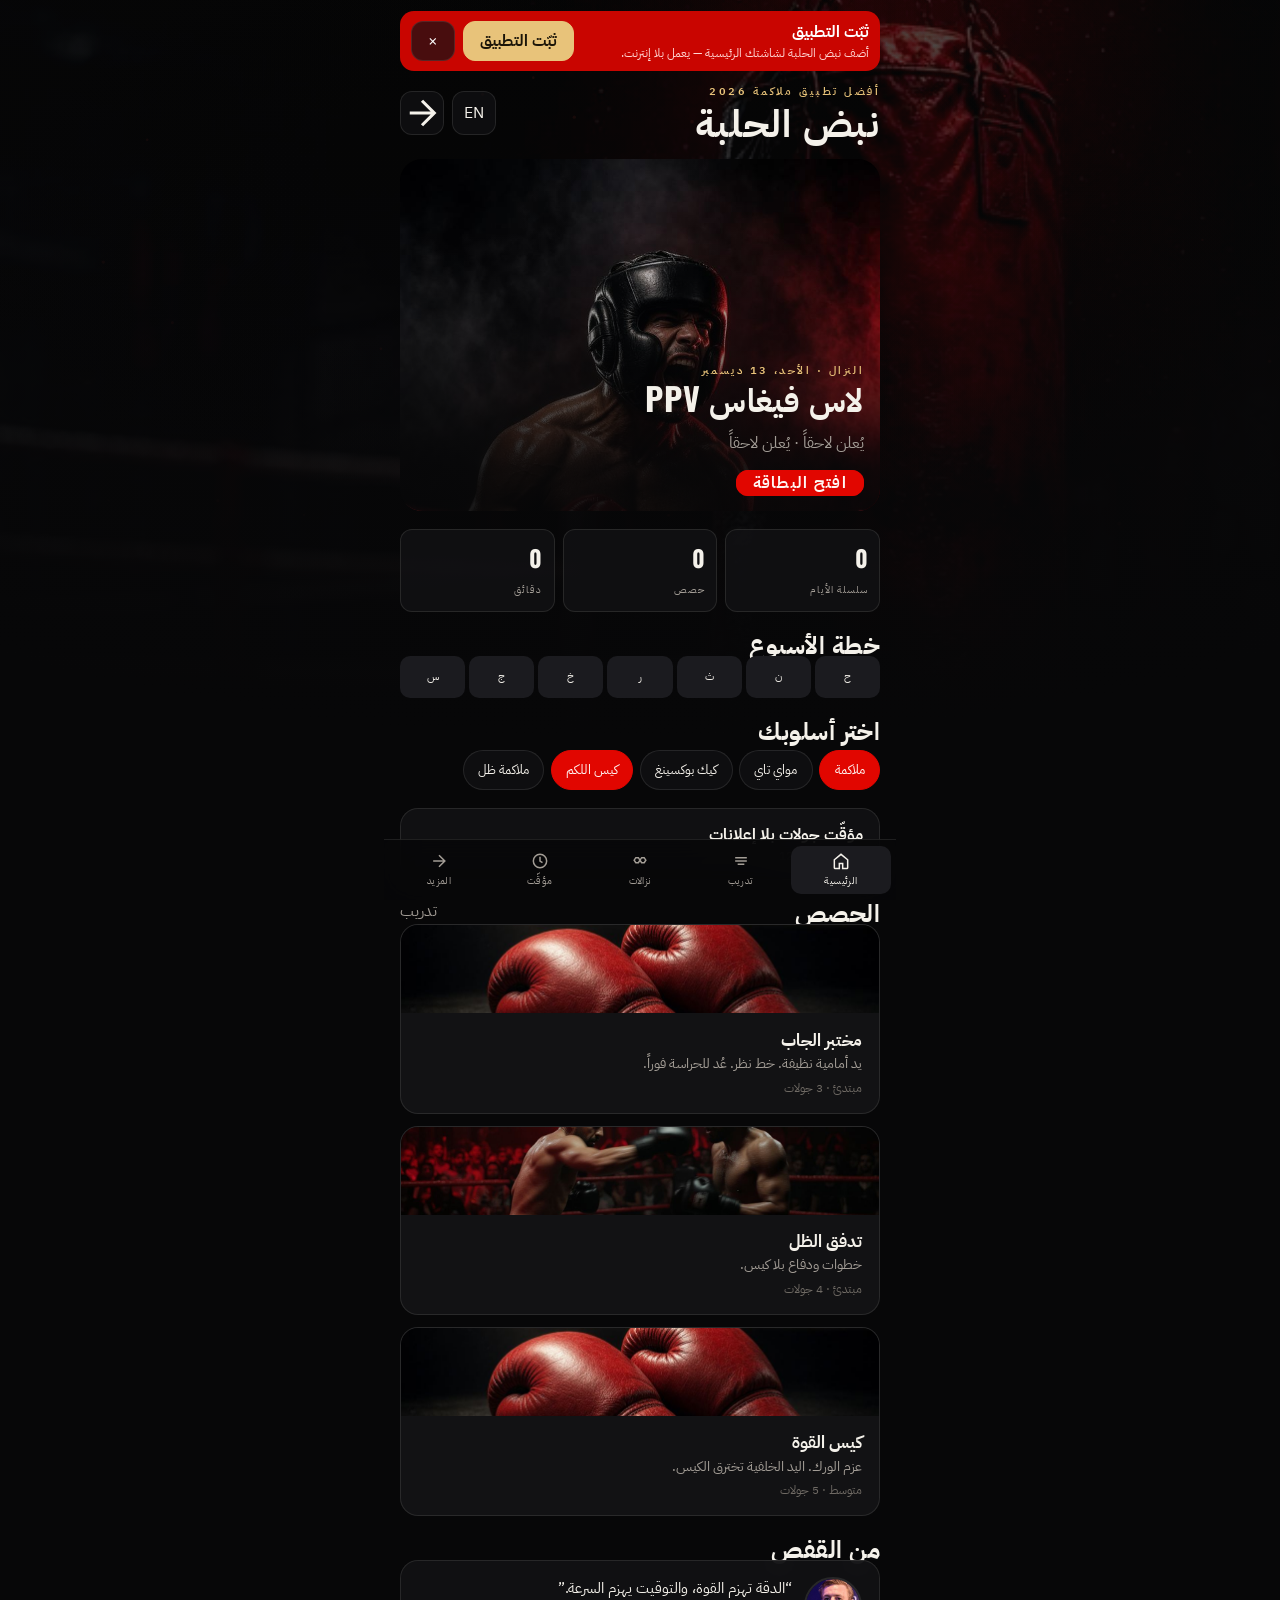
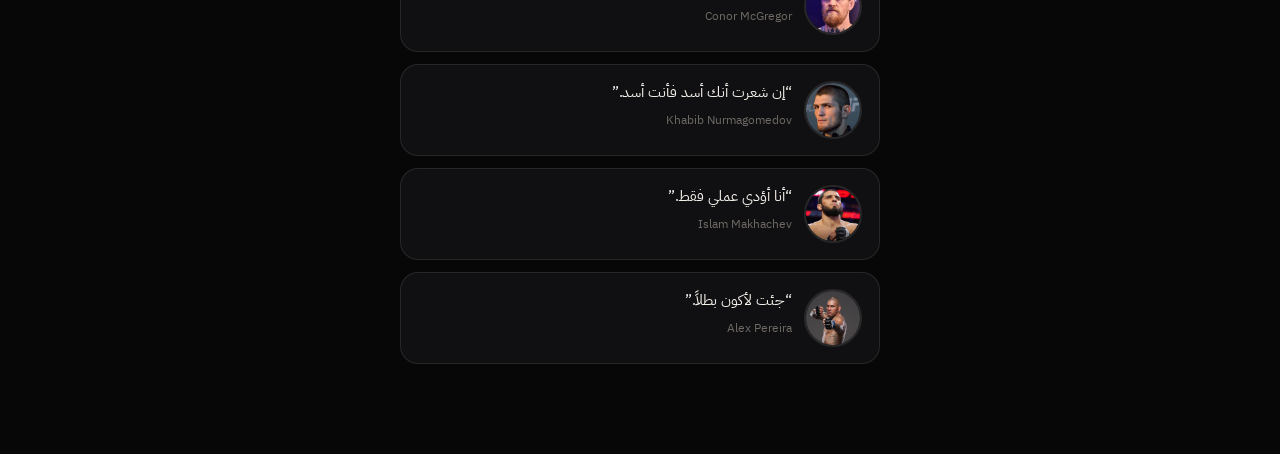
<file: index.html>
<!DOCTYPE html>
<html lang="ar" dir="rtl" data-theme="dark">
<head>
  <meta charset="utf-8" />
  <meta name="viewport" content="width=device-width, initial-scale=1, viewport-fit=cover" />
  <title>RingBeat — نبض الحلبة</title>
  <!-- RINGBEAT FLAT ROOT v4 — files live next to this html, not in css/ or js/ -->
  <meta name="description" content="تدريب ملاكمة ومواي تاي وكيك بوكسينغ مع مؤقّت جولات وجرس حلبة ونزالات UFC." />
  <meta name="theme-color" content="#070708" />
  <meta name="mobile-web-app-capable" content="yes" />
  <meta name="apple-mobile-web-app-capable" content="yes" />
  <meta name="apple-mobile-web-app-status-bar-style" content="black-translucent" />
  <meta name="apple-mobile-web-app-title" content="RingBeat" />
  <link rel="manifest" href="manifest.json" />
  <link rel="icon" href="icon-192.png" type="image/png" />
  <link rel="apple-touch-icon" href="apple-touch-icon.png" />
  <style>
    html,body{margin:0;background:#070708;color:#f4f1ea;min-height:100%}
    .skip{position:absolute;width:1px;height:1px;overflow:hidden;clip:rect(0,0,0,0)}
    .skip:focus{position:static;width:auto;height:auto;clip:auto;padding:8px}
  </style>
  <link rel="stylesheet" href="app.css?v=4" />
  <link rel="preconnect" href="https://fonts.googleapis.com" />
  <link rel="stylesheet" href="https://fonts.googleapis.com/css2?family=DM+Sans:wght@400;600&family=IBM+Plex+Sans+Arabic:wght@400;600&family=Oswald:wght@500;600&display=swap" />
</head>
<body>
  <a class="skip" href="#app">تخطَّ إلى المحتوى</a>
  <div class="ambient" id="ambient" aria-hidden="true">
    <div class="ambient-img"></div>
    <canvas id="dust"></canvas>
    <div class="vignette"></div>
  </div>
  <div id="live" class="live" aria-live="polite"></div>
  <main id="app" class="shell"></main>
  <script src="data.js?v=4"></script>
  <script src="fights.js?v=4"></script>
  <script src="app.js?v=4"></script>
</body>
</html>
</file>
<file: app.css>
:root {
  --bg: #070708;
  --surface: #121214;
  --surface-2: #1b1b1f;
  --fg: #f4f1ea;
  --muted: #a39d96;
  --subtle: #6f6a64;
  --accent: #e10600;
  --accent-2: #ff3b30;
  --accent-fg: #fff7f4;
  --gold: #e8c37a;
  --ok: #3dff8a;
  --border: rgba(244,241,234,0.1);
  --ring-track: #2a1010;
  --font: "IBM Plex Sans Arabic", "DM Sans", system-ui, sans-serif;
  --display: "Oswald", "IBM Plex Sans Arabic", sans-serif;
  --radius: 18px;
  --safe-b: env(safe-area-inset-bottom, 0px);
  --safe-t: env(safe-area-inset-top, 0px);
}
html[data-theme="light"] {
  --bg: #efe8dc; --surface: #fffaf3; --surface-2: #e7dfd2;
  --fg: #161412; --muted: #5c564e; --subtle: #7a7368;
  --accent: #c41e28; --border: rgba(22,20,18,0.12); --ring-track: #f0d5d4;
}
html[data-contrast="high"] {
  --bg: #000; --surface: #111; --fg: #fff; --muted: #ddd; --accent: #ff2a2a;
  --border: #fff;
}
html[data-type="large"] { font-size: 18px; }
html[data-motion="reduce"] *, html[data-motion="reduce"] *::before, html[data-motion="reduce"] *::after {
  animation: none !important; transition: none !important;
}
* { box-sizing: border-box; }
html, body { margin: 0; min-height: 100%; background: var(--bg); color: var(--fg); }
body { font-family: var(--font); line-height: 1.5; -webkit-font-smoothing: antialiased; }
h1,h2,h3 { font-family: var(--display); letter-spacing: 0.02em; line-height: 1.1; margin: 0; text-transform: uppercase; }
button, [role="button"] { cursor: pointer; font: inherit; color: inherit; }
a { color: inherit; text-decoration: none; }
img { max-width: 100%; display: block; }
.skip {
  position: absolute; width: 1px; height: 1px; overflow: hidden; clip: rect(0,0,0,0);
  white-space: nowrap;
}
.skip:focus, .skip:focus-visible {
  clip: auto; width: auto; height: auto; inset-inline-start: 8px; top: 8px; z-index: 80;
  background: var(--accent); color: #fff; padding: 8px 12px; border-radius: 8px;
}
.ambient {
  position: fixed; inset: 0; z-index: 0; pointer-events: none; overflow: hidden;
  background: #070708;
}
.ambient-img {
  position: absolute; inset: -8%;
  background: url("./hero.jpg") center/cover no-repeat;
  opacity: 0.42; filter: saturate(1.15) contrast(1.1);
  animation: ken 32s ease-in-out infinite alternate;
}
.ambient canvas { position: absolute; inset: 0; width: 100%; height: 100%; opacity: 0.55; }
@keyframes ken {
  from { transform: scale(1.04) translate(-1.5%, -1%); }
  to { transform: scale(1.16) translate(2%, 1.5%); }
}
.vignette {
  position: absolute; inset: 0;
  background: radial-gradient(120% 80% at 50% 20%, transparent 20%, #070708 78%),
    linear-gradient(180deg, rgba(7,7,8,0.2), #070708 92%);
}
.shell {
  position: relative; z-index: 1;
  max-width: 28rem; margin: 0 auto; min-height: 100dvh;
  padding: calc(0.7rem + var(--safe-t)) 1rem calc(5.6rem + var(--safe-b));
}
.shell.player { padding-bottom: calc(1.2rem + var(--safe-b)); }
.stage { display: flex; flex-direction: column; align-items: center; gap: 0.45rem; }
.stage-ring { display: flex; align-items: center; justify-content: center; gap: 0.6rem; width: 100%; }
.cue-line { font-size: 1.15rem; text-align: center; margin: 0.35rem 0 0; text-transform: none; }
.row { display: flex; gap: 0.5rem; align-items: center; }
.between { justify-content: space-between; }
.wrap { display: flex; flex-wrap: wrap; gap: 0.4rem; }
.grid-2 { display: grid; grid-template-columns: 1fr 1fr; gap: 0.7rem; }
.grid-3 { display: grid; grid-template-columns: 1fr 1fr 1fr; gap: 0.5rem; }
.muted { color: var(--muted); }
.subtle { color: var(--subtle); font-size: 0.75rem; }
.gold { color: var(--gold); }
.center { text-align: center; }
.mt { margin-top: 1.1rem; }
.mt-2 { margin-top: 0.5rem; }
.sr-only {
  position: absolute; width: 1px; height: 1px; padding: 0; margin: -1px;
  overflow: hidden; clip: rect(0,0,0,0); border: 0;
}
.card {
  display: block;
  width: 100%;
  min-width: 0;
  overflow: hidden;
  background: color-mix(in oklab, var(--surface) 92%, transparent);
  border: 1px solid var(--border);
  border-radius: var(--radius);
  padding: 0.9rem 1rem;
  backdrop-filter: blur(10px);
  box-sizing: border-box;
}
a.card { display: block; width: 100%; color: inherit; }
.card.row, a.card.row { display: flex; flex-direction: row; align-items: center; }
.wcard,
a.wcard {
  display: flex !important;
  flex-direction: column;
  align-items: stretch;
  width: 100%;
  min-width: 0;
  margin: 0;
  padding: 0;
  overflow: hidden;
  border-radius: var(--radius);
  background: var(--surface);
  border: 1px solid var(--border);
  color: inherit;
  text-decoration: none;
  box-sizing: border-box;
}
.wcard-media {
  display: block;
  width: 100%;
  height: 5.5rem;
  overflow: hidden;
  background: #16161a;
  flex: 0 0 auto;
}
.wcard-media img {
  width: 100%;
  height: 100%;
  object-fit: cover;
  object-position: center;
}
.wcard-body {
  display: flex;
  flex-direction: column;
  gap: 0.28rem;
  padding: 0.9rem 1.05rem 1rem;
  width: 100%;
  box-sizing: border-box;
}
.wcard-body strong {
  display: block;
  font-size: 1.08rem;
  font-family: var(--display);
  text-transform: none;
  letter-spacing: 0;
  line-height: 1.25;
}
.wcard-body p {
  margin: 0;
  color: var(--muted);
  font-size: 0.88rem;
  line-height: 1.45;
}
.wcard-meta { color: var(--subtle); font-size: 0.75rem; }
.list { display: grid; gap: 0.75rem; margin: 0; padding: 0; list-style: none; width: 100%; }
.list > li { display: block; width: 100%; min-width: 0; }
.list > li > a { display: flex; width: 100%; box-sizing: border-box; }
.btn {
  min-height: 44px; border-radius: 12px; border: 1px solid var(--border);
  background: var(--surface); padding: 0 1rem;
}
.btn.primary {
  background: var(--accent); color: var(--accent-fg); border-color: var(--accent); font-weight: 700;
  letter-spacing: 0.08em; text-transform: uppercase;
}
.btn.gold { background: var(--gold); color: #1a1408; border-color: var(--gold); font-weight: 700; }
.btn.full { width: 100%; }
.btn.icon { width: 44px; padding: 0; display: grid; place-items: center; background: color-mix(in oklab, var(--surface) 70%, transparent); }
.chip {
  min-height: 40px; border-radius: 999px; border: 1px solid var(--border);
  background: color-mix(in oklab, var(--surface) 70%, transparent);
  padding: 0 0.9rem; font-size: 0.82rem;
}
.chip.on { background: var(--accent); color: var(--accent-fg); border-color: var(--accent); }
.nav {
  position: fixed; inset-inline: 0; bottom: 0; z-index: 30;
  max-width: 28rem; margin: 0 auto;
  display: grid; grid-template-columns: repeat(5, 1fr);
  border-top: 1px solid var(--border);
  background: color-mix(in oklab, var(--bg) 88%, transparent);
  padding: 0.35rem 0.3rem calc(0.4rem + var(--safe-b));
  backdrop-filter: blur(16px);
}
.nav a {
  min-height: 48px; display: flex; flex-direction: column; align-items: center; justify-content: center;
  gap: 2px; font-size: 10px; letter-spacing: 0.04em; text-transform: uppercase; color: var(--muted); border-radius: 10px;
}
.nav a svg { width: 20px; height: 20px; }
.nav a.on { color: var(--fg); background: var(--surface-2); }
.hero {
  position: relative; border-radius: 22px; overflow: hidden; min-height: 22rem;
  isolation: isolate;
}
.hero img { width: 100%; height: 22rem; object-fit: cover; object-position: top; }
.hero .shade {
  position: absolute; inset: 0;
  background: linear-gradient(180deg, rgba(0,0,0,0.05) 20%, rgba(7,7,8,0.92) 88%);
}
.hero .copy { position: absolute; inset-inline: 1rem; bottom: 1rem; }
.kicker { font-size: 0.7rem; letter-spacing: 0.22em; text-transform: uppercase; color: var(--gold); font-weight: 600; }
.title { font-size: 2.35rem; text-transform: uppercase; }
.stat { background: color-mix(in oklab, var(--surface) 80%, transparent); border: 1px solid var(--border); border-radius: 12px; padding: 0.7rem; }
.stat b { font-family: var(--display); font-size: 1.45rem; display: block; }
.stat span { font-size: 10px; letter-spacing: 0.1em; text-transform: uppercase; color: var(--muted); }
.dial { position: relative; width: 10.5rem; height: 10.5rem; margin: 0; display: grid; place-items: center; flex: 0 0 auto; }
.dial svg { position: absolute; inset: 0; transform: rotate(-90deg); }
.dial-num { font-family: var(--display); font-variant-numeric: tabular-nums; letter-spacing: 0.04em; font-size: 2.15rem; }
.bag { position: relative; width: 4.4rem; height: 6.8rem; margin: 0; flex: 0 0 auto; }
.bag .chain { position: absolute; left: 50%; top: 0; width: 4px; height: 14px; transform: translateX(-50%); background: linear-gradient(#bbb,#555); border-radius: 99px; }
.bag .collar { position: absolute; left: 50%; top: 12px; width: 26px; height: 8px; transform: translateX(-50%); background: var(--accent); border-radius: 99px; }
.bag .body {
  position: absolute; left: 50%; top: 18px; width: 48px; height: 86px; transform: translateX(-50%);
  border-radius: 42%;
  background: radial-gradient(circle at 30% 20%, #3a3a40, #111);
  box-shadow: inset -12px 0 18px rgba(255,255,255,0.06), inset 12px 0 18px rgba(0,0,0,0.5);
}
.bag.lg { width: 6rem; height: 9.2rem; margin: 0 auto; }
.bag.lg .chain { height: 18px; width: 5px; }
.bag.lg .collar { top: 14px; width: 34px; height: 10px; }
.bag.lg .body { top: 22px; width: 66px; height: 118px; }
.bag.hit .body { animation: sway 0.65s cubic-bezier(0.22,1,0.36,1) both; transform-origin: 50% 0; }
@keyframes sway {
  30% { transform: translateX(-50%) rotate(-5deg); }
  70% { transform: translateX(-50%) rotate(3deg); }
}
.play {
  width: 68px; height: 68px; border-radius: 999px; border: 0;
  background: var(--accent); color: var(--accent-fg); display: grid; place-items: center;
}
.play svg { width: 28px; height: 28px; }
.hud { display: grid; grid-template-columns: 1fr 1fr; gap: 0.5rem; width: 100%; }
.hud .cell { background: #0e0e12; border: 1px solid var(--border); border-radius: 12px; padding: 0.65rem; }
.hud .n { font-family: var(--display); font-size: 1.55rem; }
.work {
  margin-top: 0; border-radius: 16px; padding: 0.55rem 0.7rem; width: 100%;
  background: linear-gradient(180deg, #12351f, #07140c);
  border: 1px solid color-mix(in oklab, var(--ok) 35%, transparent);
  text-align: center;
}
.work .n { font-family: var(--display); font-size: 2.2rem; color: #fff; line-height: 1; }
.vs {
  display: grid; grid-template-columns: 1fr auto 1fr; gap: 0.5rem; align-items: center;
}
.avatar { width: 56px; height: 56px; border-radius: 50%; object-fit: cover; border: 2px solid var(--border); margin: 0 auto; }
.avatar.lg { width: 58px; height: 58px; flex: 0 0 auto; margin: 0; }
.fight-card { overflow: hidden; padding: 0; }
.fight-card img.cover { width: 100%; height: 8.5rem; object-fit: cover; }
.fight-card .pad { padding: 0.85rem; }
.fight-cover {
  display: grid;
  grid-template-columns: 1fr 1fr;
  height: 9.2rem;
  position: relative;
  overflow: hidden;
  background: #111;
}
.fight-cover img {
  width: 100%;
  height: 100%;
  object-fit: cover;
  object-position: top center;
  filter: saturate(1.05);
}
.fight-cover img:first-child { border-inline-end: 1px solid rgba(0,0,0,0.45); }
.vs-pill {
  position: absolute;
  left: 50%; top: 50%;
  transform: translate(-50%, -50%);
  background: var(--accent);
  color: #fff;
  font-family: var(--display);
  letter-spacing: 0.14em;
  font-size: 0.72rem;
  padding: 0.28rem 0.6rem;
  border-radius: 999px;
  border: 2px solid #070708;
}
.install-bar {
  position: sticky; top: calc(0.2rem + var(--safe-t)); z-index: 25;
  display: flex; gap: 0.5rem; align-items: center;
  background: color-mix(in oklab, var(--accent) 92%, black);
  color: #fff; border-radius: 14px; padding: 0.55rem 0.7rem; margin-bottom: 0.8rem;
}
.install-bar button { min-height: 40px; }
.modal {
  position: fixed; inset: 0; z-index: 60; background: rgba(0,0,0,0.62);
  display: grid; place-items: end center;
}
.sheet {
  width: min(28rem, 100%); background: var(--surface); border-radius: 22px 22px 0 0;
  padding: 1rem 1rem calc(1.2rem + var(--safe-b)); border: 1px solid var(--border);
}
.week { display: grid; grid-template-columns: repeat(7, 1fr); gap: 0.25rem; text-align: center; }
.week i { display: grid; place-items: center; height: 42px; border-radius: 10px; background: var(--surface-2); font-style: normal; font-size: 11px; }
.week i.on { background: var(--accent); color: #fff; }
.caption {
  min-height: 1.8rem; border-radius: 10px; background: rgba(0,0,0,0.55); color: #fff;
  display: grid; place-items: center; font-size: 0.82rem; margin: 0; width: 100%; padding: 0.25rem 0.5rem;
}
.focus-ring:focus-visible, button:focus-visible, a:focus-visible {
  outline: 3px solid var(--gold); outline-offset: 2px;
}
.live { position: absolute; width: 1px; height: 1px; overflow: hidden; }
.quote { padding: 1rem 1.05rem; }
.quote-row { gap: 0.75rem; align-items: flex-start; }
.quote-body { min-width: 0; flex: 1; }
.quote p { margin: 0; font-size: 0.95rem; line-height: 1.45; text-transform: none; }
.rank-row {
  display: flex; gap: 0.55rem; overflow-x: auto; padding: 0.2rem 0 0.6rem;
  -webkit-overflow-scrolling: touch; scrollbar-width: none;
}
.rank-row::-webkit-scrollbar { display: none; }
.rank-item {
  flex: 0 0 auto; width: 4.8rem; text-align: center; font-size: 11px; color: var(--muted);
  line-height: 1.25;
}
.rank-item img {
  width: 4.4rem; height: 4.4rem; border-radius: 50%; object-fit: cover;
  border: 2px solid var(--border); margin: 0 auto 0.25rem;
}
.rank-item b { display: block; color: var(--gold); font-size: 10px; }
.hidden { display: none !important; }
@media (min-width: 720px) {
  .shell { max-width: 32rem; }
  .nav { max-width: 32rem; }
}
</file>
